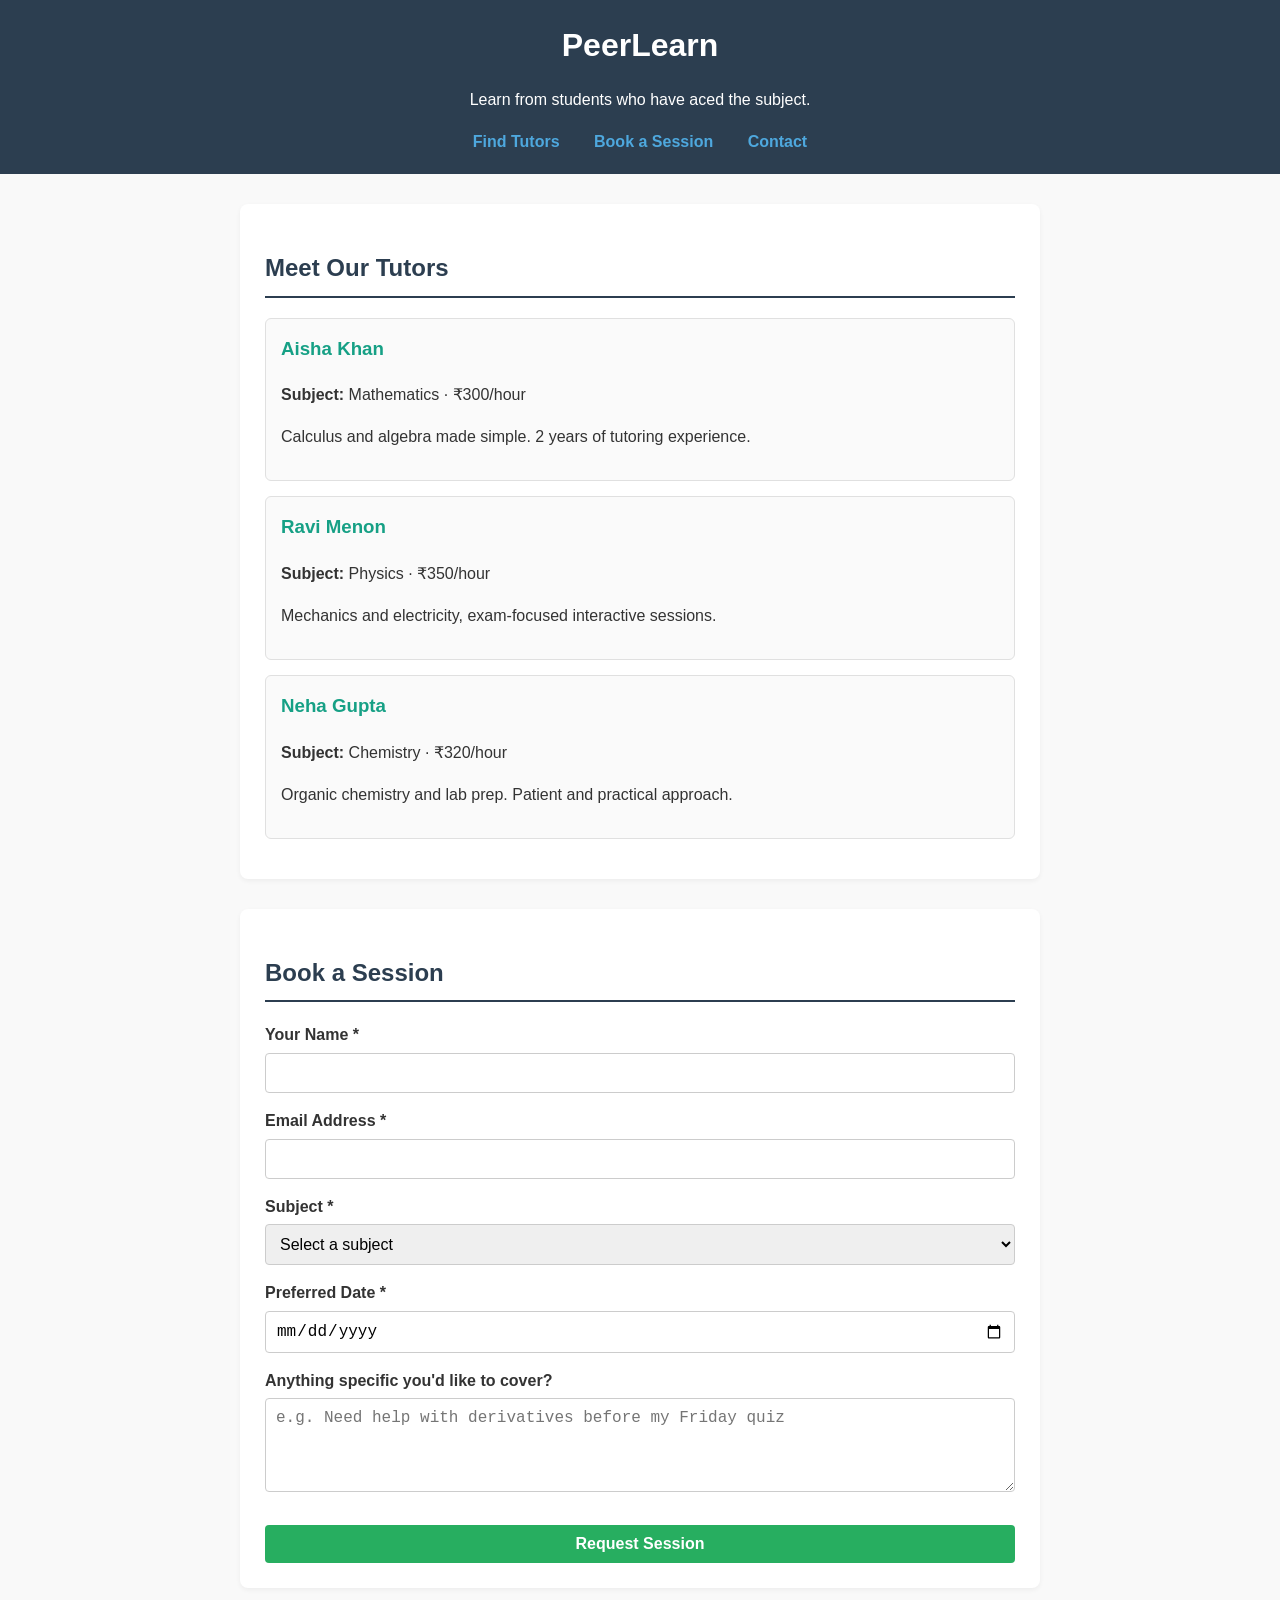
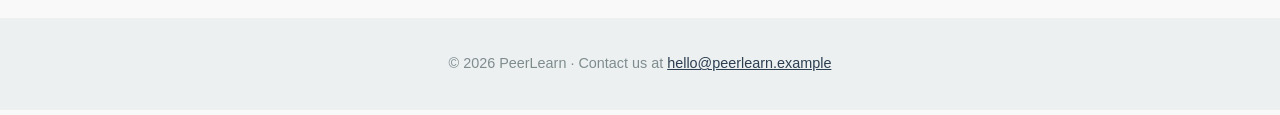
<file: feer marketplace/index.html>
<!DOCTYPE html>
<html lang="en">
<head>
    <meta charset="utf-8" />
    <meta name="viewport" content="width=device-width, initial-scale=1" />
    <title>PeerLearn - Find a Peer Tutor</title>
    <link rel="stylesheet" href="style.css" />
</head>
<body>

    <!-- Header Section -->
    <header>
        <h1>PeerLearn</h1>
        <p>Learn from students who have aced the subject.</p>
        <nav>
            <a href="#tutors">Find Tutors</a>
            <a href="#booking">Book a Session</a>
            <a href="#contact">Contact</a>
        </nav>
    </header>

    <!-- Main Content Area -->
    <main>
        <!-- Tutor Listings Section -->
        <section id="tutors">
            <h2>Meet Our Tutors</h2>

            <article>
                <h3>Aisha Khan</h3>
                <p><strong>Subject:</strong> Mathematics · ₹300/hour</p>
                <p>Calculus and algebra made simple. 2 years of tutoring experience.</p>
            </article>

            <article>
                <h3>Ravi Menon</h3>
                <p><strong>Subject:</strong> Physics · ₹350/hour</p>
                <p>Mechanics and electricity, exam-focused interactive sessions.</p>
            </article>

            <article>
                <h3>Neha Gupta</h3>
                <p><strong>Subject:</strong> Chemistry · ₹320/hour</p>
                <p>Organic chemistry and lab prep. Patient and practical approach.</p>
            </article>
        </section>

        <!-- Booking Form Section -->
        <section id="booking">
            <h2>Book a Session</h2>
            <form>
                <div>
                    <label for="name">Your Name *</label>
                    <input type="text" id="name" name="name" required />
                </div>

                <div>
                    <label for="email">Email Address *</label>
                    <input type="email" id="email" name="email" required />
                </div>

                <div>
                    <label for="subject">Subject *</label>
                    <select id="subject" name="subject" required>
                        <option value="">Select a subject</option>
                        <option value="Mathematics">Mathematics</option>
                        <option value="Physics">Physics</option>
                        <option value="Chemistry">Chemistry</option>
                        <option value="Coding">Coding</option>
                    </select>
                </div>

                <div>
                    <label for="date">Preferred Date *</label>
                    <input type="date" id="date" name="date" required />
                </div>

                <div>
                    <label for="message">Anything specific you'd like to cover?</label>
                    <textarea id="message" name="message" rows="4" placeholder="e.g. Need help with derivatives before my Friday quiz"></textarea>
                </div>

                <button type="submit">Request Session</button>
            </form>
        </section>
    </main>

    <!-- Footer Section -->
    <footer id="contact">
        <p>© 2026 PeerLearn · Contact us at <a href="mailto:hello@peerlearn.example">hello@peerlearn.example</a></p>
    </footer>

</body>
</html>
</file>
<file: feer marketplace/style.css>
/* Base Layout & Typography */
body {
    font-family: Arial, sans-serif;
    line-height: 1.6;
    margin: 0;
    padding: 0;
    color: #333;
    background-color: #f9f9f9;
}

header {
    background-color: #2c3e50;
    color: #fff;
    padding: 20px;
    text-align: center;
}

header h1 {
    margin: 0 0 10px 0;
}

nav a {
    color: #4ea8de;
    margin: 0 15px;
    text-decoration: none;
    font-weight: bold;
}

nav a:hover {
    text-decoration: underline;
}

main {
    max-width: 800px;
    margin: 30px auto;
    padding: 0 20px;
}

section {
    background: #fff;
    padding: 25px;
    margin-bottom: 30px;
    border-radius: 8px;
    box-shadow: 0 2px 5px rgba(0, 0, 0, 0.05);
}

h2 {
    border-bottom: 2px solid #2c3e50;
    padding-bottom: 8px;
    color: #2c3e50;
}

/* Tutor Article Cards */
article {
    border: 1px solid #e0e0e0;
    border-radius: 6px;
    padding: 15px;
    margin-bottom: 15px;
    background-color: #fafafa;
}

article h3 {
    margin-top: 0;
    color: #16a085;
}

/* Form Styles */
form {
    display: flex;
    flex-direction: column;
    gap: 15px;
}

label {
    font-weight: bold;
    margin-bottom: 5px;
    display: block;
}

input, 
select, 
textarea, 
button {
    width: 100%;
    padding: 10px;
    border: 1px solid #ccc;
    border-radius: 4px;
    box-sizing: border-box;
    font-size: 1rem;
}

button {
    background-color: #27ae60;
    color: white;
    font-weight: bold;
    border: none;
    cursor: pointer;
    margin-top: 10px;
}

button:hover {
    background-color: #219150;
}

/* Footer Styles */
footer {
    text-align: center;
    padding: 20px;
    background-color: #ecf0f1;
    color: #7f8c8d;
    font-size: 0.9rem;
}

footer a {
    color: #2c3e50;
}
</file>
